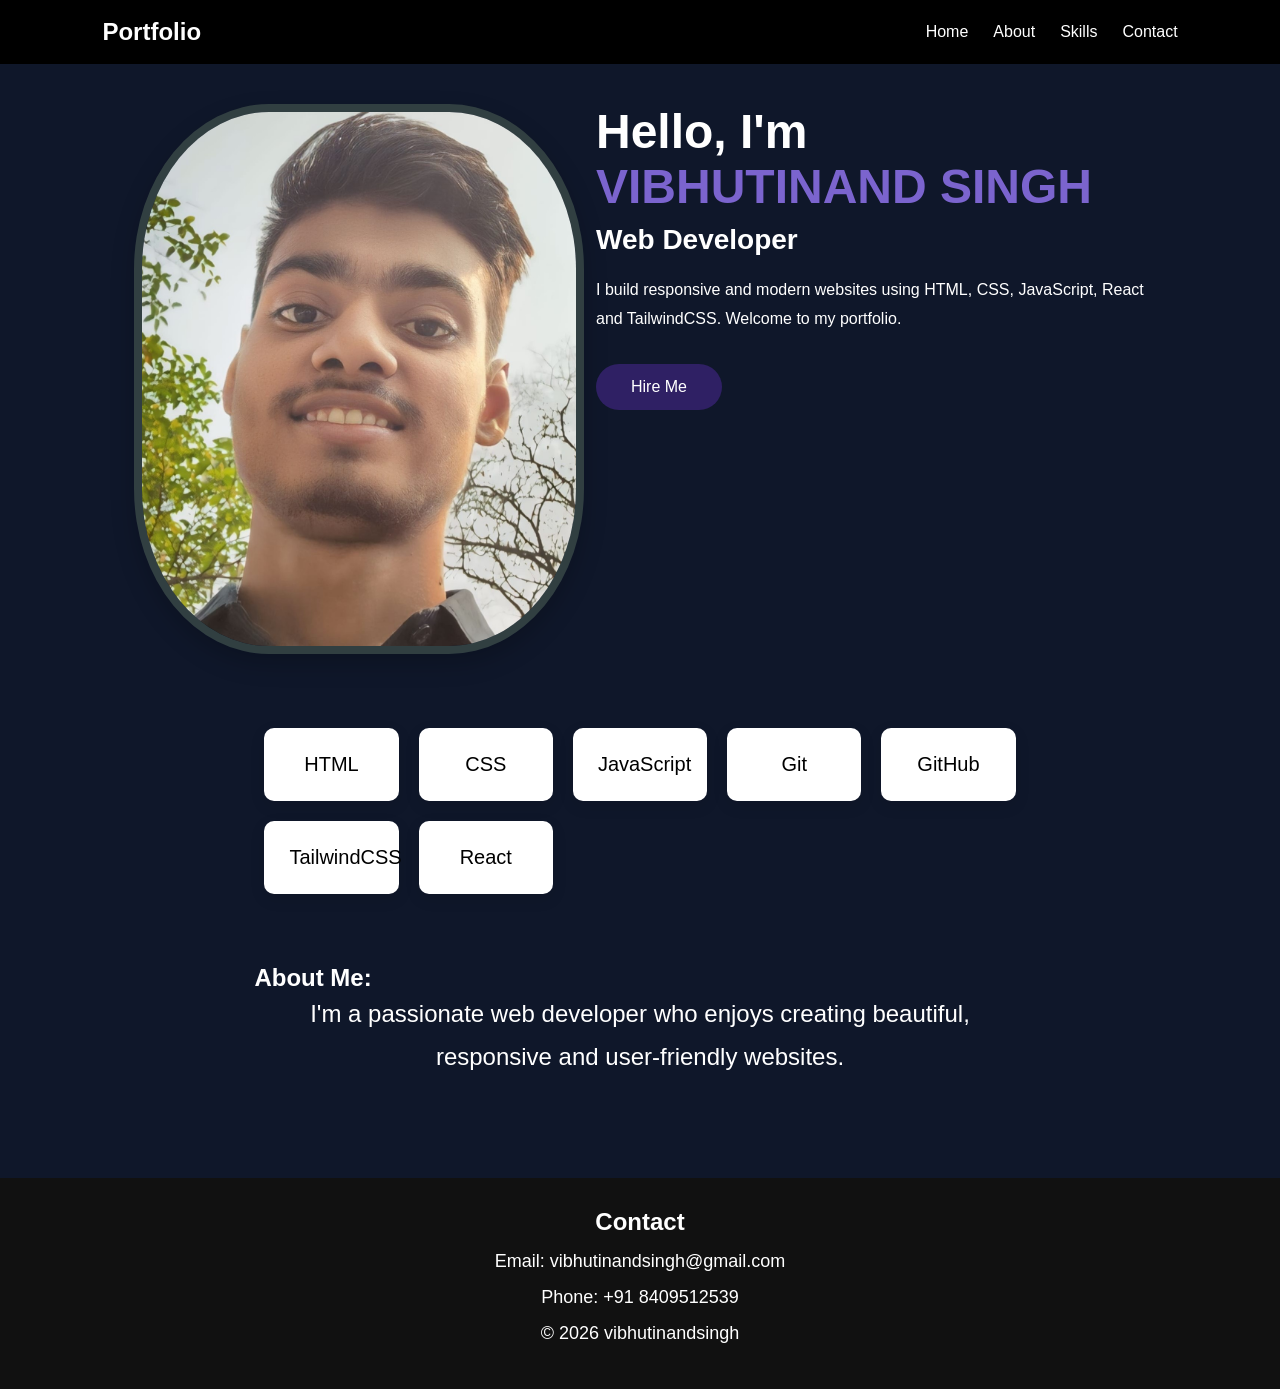
<file: Task 1/index.html>
<!DOCTYPE html>
<html lang="en">
<head>
    <meta charset="UTF-8">
    <meta name="viewport" content="width=device-width, initial-scale=1.0">
    <title>My Portfolio</title>
    <link rel="stylesheet" href="style.css">
</head>
<body>
    <header>
        <nav>
            <h2 class="logo">Portfolio</h2>
            <ul>
                <li><a href="#home">Home</a></li>
                <li><a href="#about">About</a></li>
                <li><a href="#skills">Skills</a></li>
                <li><a href="#contact">Contact</a></li>
            </ul>
        </nav>
    </header>
    <section class="hero" id="home">
        <div class="container">
            <div class="top">
                <div class="left">
                    <img src="It's me.jpeg" alt="My Photo">
                </div>
                <div class="right">
                    <h1>Hello, I'm <span>VIBHUTINAND SINGH</span></h1>
                    <h3>Web Developer</h3>
                    <p>
                        I build responsive and modern websites using HTML,
                        CSS, JavaScript, React and TailwindCSS. Welcome to my portfolio.
                    </p>
                    <a href="#" class="btn">Hire Me</a>
                </div>
            </div>
            <div class="bottom">
                <section id="skills">
                    <div class="skills">
                        <div class="card">HTML</div>
                        <div class="card">CSS</div>
                        <div class="card">JavaScript</div>
                        <div class="card">Git</div>
                        <div class="card">GitHub</div>
                        <div class="card">TailwindCSS</div>
                        <div class="card">React</div>
                    </div>
                </section>
                <section id="about">
                    <h2>About Me:</h2>
                    <p>
                        I'm a passionate web developer who enjoys creating beautiful,
                        responsive and user-friendly websites.
                    </p>
                </section>
            </div>
        </div>
    </section>
    <section id="contact">
        <h2>Contact</h2>
        <p>Email: vibhutinandsingh@gmail.com</p>
        <p>Phone: +91 8409512539</p>
        <footer>
            <p>© 2026 vibhutinandsingh</p>
        </footer>
    </section>
</body>

</html>
</file>
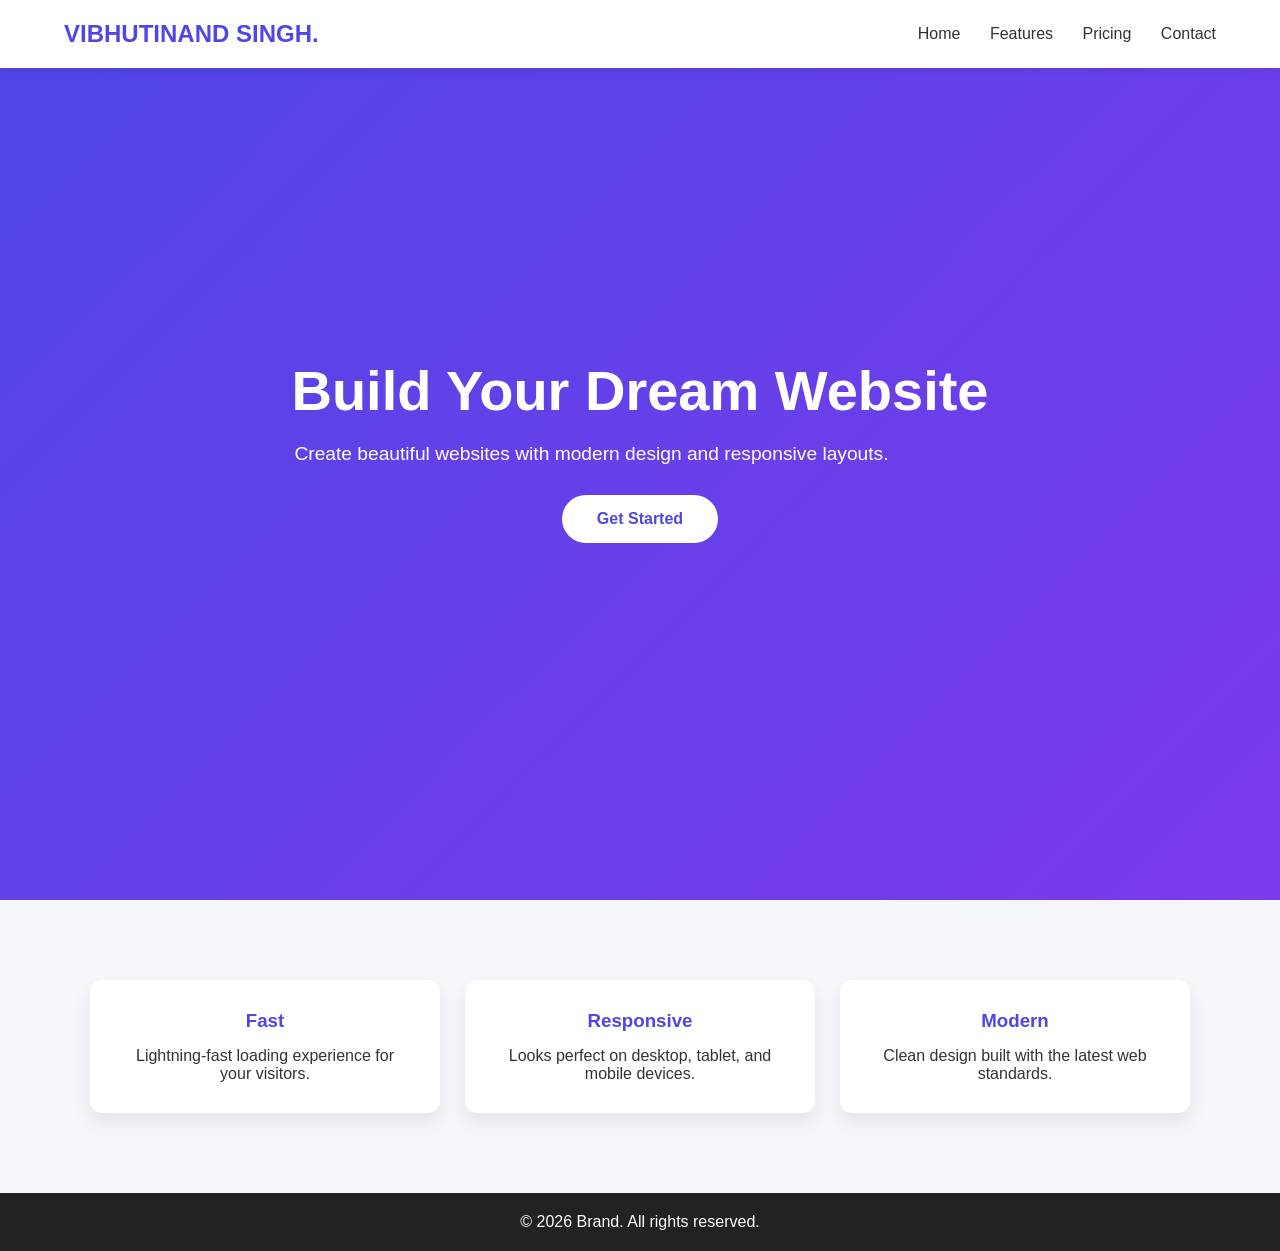
<file: Task 2/index.html>
<!DOCTYPE html>
<html lang="en">
<head>
    <meta charset="UTF-8">
    <meta name="viewport" content="width=device-width, initial-scale=1.0">
    <title>Landing Page</title>
    <link rel="stylesheet" href="style.css">
</head>
<body>

    <header>
        <div class="container">
            <h2 class="logo">VIBHUTINAND SINGH.</h2>
            <nav>
                <a href="#">Home</a>
                <a href="#">Features</a>
                <a href="#">Pricing</a>
                <a href="#">Contact</a>
            </nav>
        </div>
    </header>


    <section class="hero">
        <div class="hero-content">
            <h1>Build Your Dream Website</h1>
            <p>Create beautiful websites with modern design and responsive layouts.</p>
            <a href="#" class="btn">Get Started</a>
        </div>
    </section>

    <section class="features">
        <div class="card">
            <h3>Fast</h3>
            <p>Lightning-fast loading experience for your visitors.</p>
        </div>

        <div class="card">
            <h3>Responsive</h3>
            <p>Looks perfect on desktop, tablet, and mobile devices.</p>
        </div>

        <div class="card">
            <h3>Modern</h3>
            <p>Clean design built with the latest web standards.</p>
        </div>
    </section>

    <footer>
        <p>&copy; 2026 Brand. All rights reserved.</p>
    </footer>

</body>
</html>
</file>
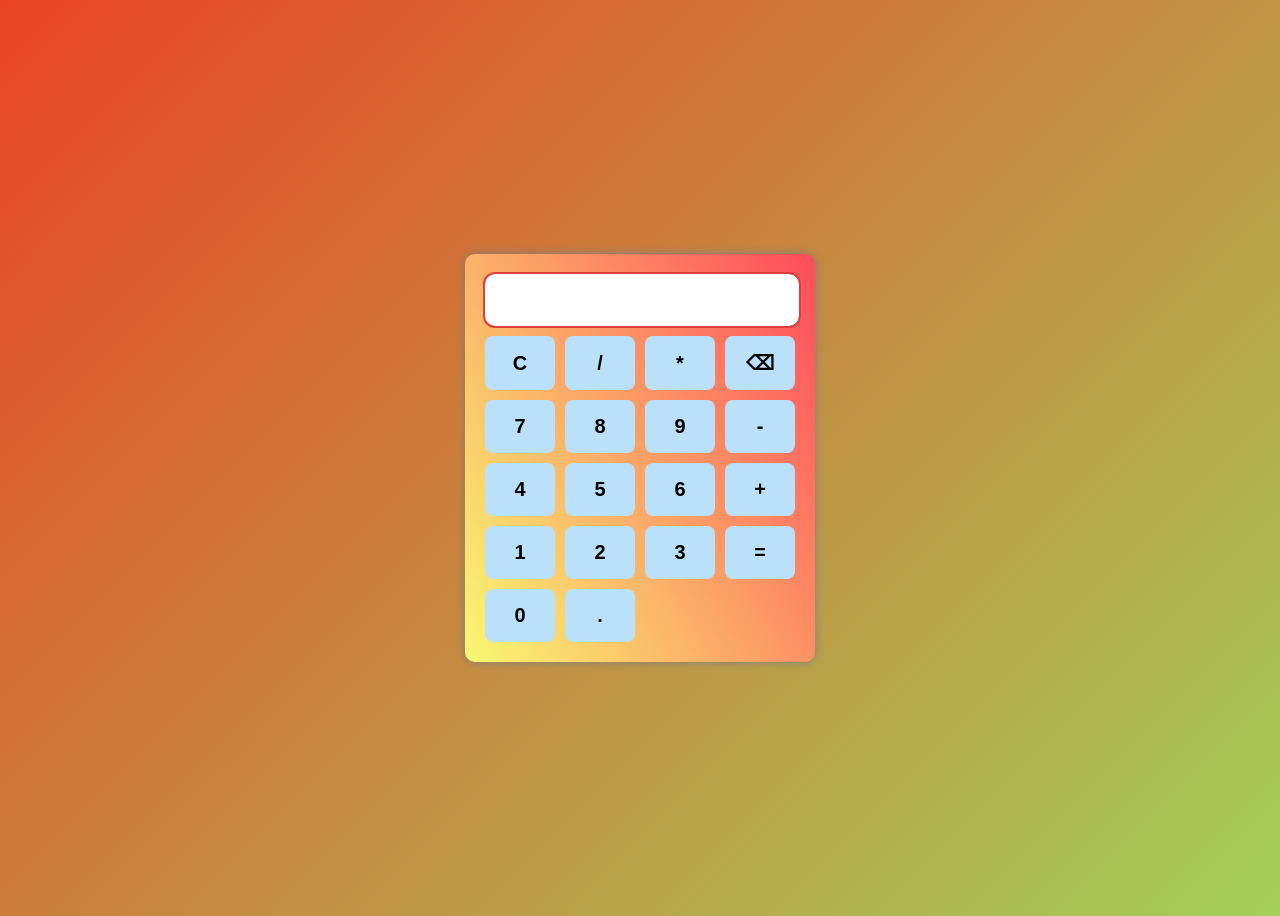
<file: Task 3/index.html>
<!DOCTYPE html>
<html>
<head>
    <title>Calculator</title>
    <link rel="stylesheet" href="style.css">
</head>
<body>

<div class="calculator">
    <input type="text" id="result" readonly >

    <div class="buttons">
        <button onclick="clearResult()">C</button>
        <button onclick="appendValue('/')">/</button>
        <button onclick="appendValue('*')">*</button>
        <button onclick="deleteLast()">⌫</button>

        <button onclick="appendValue('7')">7</button>
        <button onclick="appendValue('8')">8</button>
        <button onclick="appendValue('9')">9</button>
        <button onclick="appendValue('-')">-</button>

        <button onclick="appendValue('4')">4</button>
        <button onclick="appendValue('5')">5</button>
        <button onclick="appendValue('6')">6</button>
        <button onclick="appendValue('+')">+</button>

        <button onclick="appendValue('1')">1</button>
        <button onclick="appendValue('2')">2</button>
        <button onclick="appendValue('3')">3</button>
        <button onclick="calculate()">=</button>

        <button onclick="appendValue('0')">0</button>
        <button onclick="appendValue('.')">.</button>
    </div>
</div>

<script src="script.js"></script>
</body>
</html>
</file>
<file: Task 1/style.css>
* {
    margin: 0;
    padding: 0;
    box-sizing: border-box;
    font-family: Arial, Helvetica, sans-serif;
}

body {
    background: #1E293B;
    color: white;
}
.container{
    display: flex;
    flex-direction: column;
    width: 100vw;
}
.top {
    display: flex;
    justify-content: space-around;
}
.bottom{
    padding: 30px;
}

header {
    background: black;
    padding: 18px 8%;
}

nav {
    display: flex;
    justify-content: space-between;
    align-items: center;
}

.logo {
    color: #fff;
}

nav ul {
    display: flex;
    list-style: none;
}

nav ul li {
    margin-left: 25px;
}

nav ul li a {
    color: white;
    text-decoration: none;
    transition: .3s;
}

nav ul li a:hover {
    color: #a895ee;
}

.hero {
    display: flex;
    align-items: center;
    justify-content: center;
    min-height: 40vh;
    padding: 40px 10%;
    gap: 80px;
    background: #0F172A;
}

.left img {
    width: 450px;
    height: 550px;
    object-fit: cover;
    border-radius: 30%;
    border: 8px solid #313f41;
    box-shadow: 0 10px 25px rgba(0, 0, 0, .2);
}

.right {
    max-width: 550px;
}

.right h1 {
    font-size: 48px;
    margin-bottom: 10px;
}

.right h1 span {
    color: #7b64ce;
}

.right h3 {
    color: white;
    margin-bottom: 20px;
    font-size: 28px;
}

.right p {
    line-height: 1.8;
    margin-bottom: 30px;
}

.btn {
    display: inline-block;
    padding: 14px 35px;
    background: #2f2064;
    color: white;
    text-decoration: none;
    border-radius: 30px;
    transition: .3s;
}

.btn:hover {
    background: #4bd8bc;
}

section {
    padding: 30px 10%;
}

#about p {
    max-width: 700px;
    font-size: 1.5rem;
    margin: auto;
    text-align: center;
    line-height: 1.8;
}

.skills {
    display: grid;
    grid-template-columns: repeat(auto-fit, minmax(130px, 1fr));
    gap: 20px;
    padding: 10px;
}

.card {
    background: white;
    color: black;
    padding: 25px;
    text-align: center;
    border-radius: 10px;
    box-shadow: 0 5px 15px rgba(0, 0, 0, .1);
    font-size: 20px;
    transition: .3s;
}

.card:hover {
    transform: translateY(+8px);
    background: #2f2064;
    color: white;
}

#contact {
    text-align: center;
    background: #111;
    color: white;
}

#contact p {
    margin: 15px 0;
    font-size: 18px;
}

@media(max-width:768px) {

    .hero {
        flex-direction: column;
        text-align: center;
    }

    .left img {
        width: 250px;
        height: 250px;
    }

    .right h1 {
        font-size: 36px;
    }

    nav {
        flex-direction: column;
    }

    nav ul {
        margin-top: 15px;
    }

}
</file>
<file: Task 2/style.css>
*{
    margin:0;
    padding:0;
    box-sizing:border-box;
    font-family:Arial, Helvetica, sans-serif;
}

body{
    background:#f5f7fb;
    color:#333;
}

header{
    background:#fff;
    box-shadow:0 2px 10px rgba(0,0,0,.1);
    position:fixed;
    width:100%;
    top:0;
}

.container{
    width:90%;
    max-width:1200px;
    margin:auto;
    display:flex;
    justify-content:space-between;
    align-items:center;
    padding:20px 0;
}

.logo{
    color:#4f46e5;
}

nav a{
    text-decoration:none;
    color:#333;
    margin-left:25px;
    font-weight:500;
}

nav a:hover{
    color:#4f46e5;
}

.hero{
    height:100vh;
    background:linear-gradient(135deg,#4f46e5,#7c3aed);
    display:flex;
    justify-content:center;
    align-items:center;
    text-align:center;
    color:#fff;
    padding:20px;
}

.hero-content h1{
    font-size:3.5rem;
    margin-bottom:20px;
}

.hero-content p{
    font-size:1.2rem;
    margin-bottom:30px;
    max-width:600px;
}

.btn{
    display:inline-block;
    background:#fff;
    color:#4f46e5;
    padding:15px 35px;
    border-radius:50px;
    text-decoration:none;
    font-weight:bold;
    transition:.3s;
}

.btn:hover{
    background:#f0f0f0;
    transform:translateY(-3px);
}

.features{
    width:90%;
    max-width:1100px;
    margin:80px auto;
    display:grid;
    grid-template-columns:repeat(auto-fit,minmax(250px,1fr));
    gap:25px;
}

.card{
    background:#fff;
    padding:30px;
    border-radius:12px;
    box-shadow:0 10px 20px rgba(0,0,0,.08);
    text-align:center;
    transition:.3s;
}

.card:hover{
    transform:translateY(-8px);
}

.card h3{
    color:#4f46e5;
    margin-bottom:15px;
}

footer{
    background:#222;
    color:#fff;
    text-align:center;
    padding:20px;
}

@media(max-width:768px){
    .container{
        flex-direction:column;
        gap:15px;
    }
    nav{
        display:flex;
        flex-wrap:wrap;
        justify-content:center;
    }
    nav a{
        margin:10px;
    }
    .hero-content h1{
        font-size:2.5rem;
    }
    .hero-content p{
        font-size:1rem;
    }
}
</file>
<file: Task 3/style.css>
body{
    display:flex;
    justify-content:center;
    align-items:center;
    height:100vh;
    background:linear-gradient(135deg,#e94326,#a2cf59);
}

.calculator{
    background: linear-gradient(60deg, #F9F871, #FF4B5C);
    padding:20px;
    border-radius:10px;
    box-shadow:0 0 10px gray;
}

#result{
    width:100%;
    height:50px;
    font-size:24px;
    margin-bottom:10px;
    border-radius: 10px;
    outline: 2px solid rgb(221, 62, 62);
    border: none;
}
.buttons{
    display:grid;
    grid-template-columns:repeat(4,70px);
    gap:10px;
}

button{
    padding:15px;
    font-size:20px;
    cursor:pointer;
    background: rgb(187, 225, 250);
    border: none;
    border-radius: 8px;
    font-weight: bold;
}

button:hover{
    background: #5DADE2;
}
</file>
